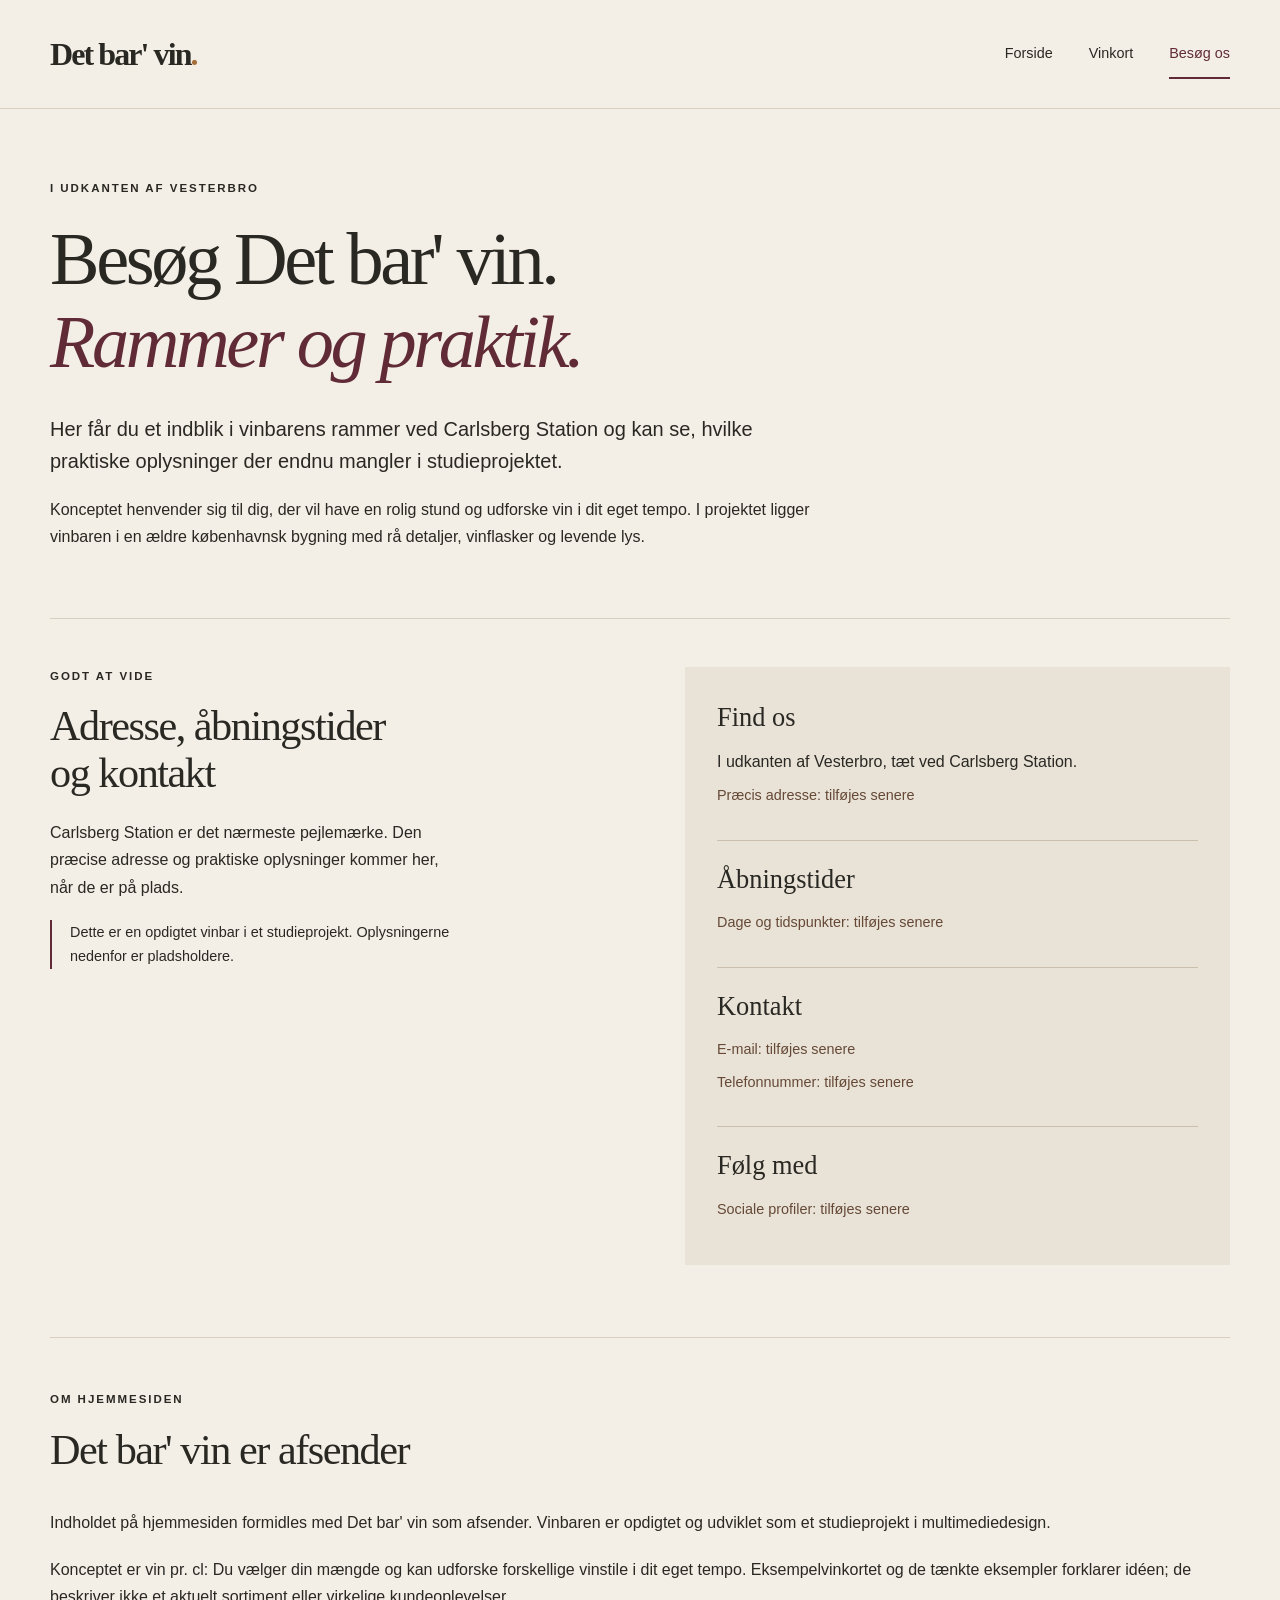
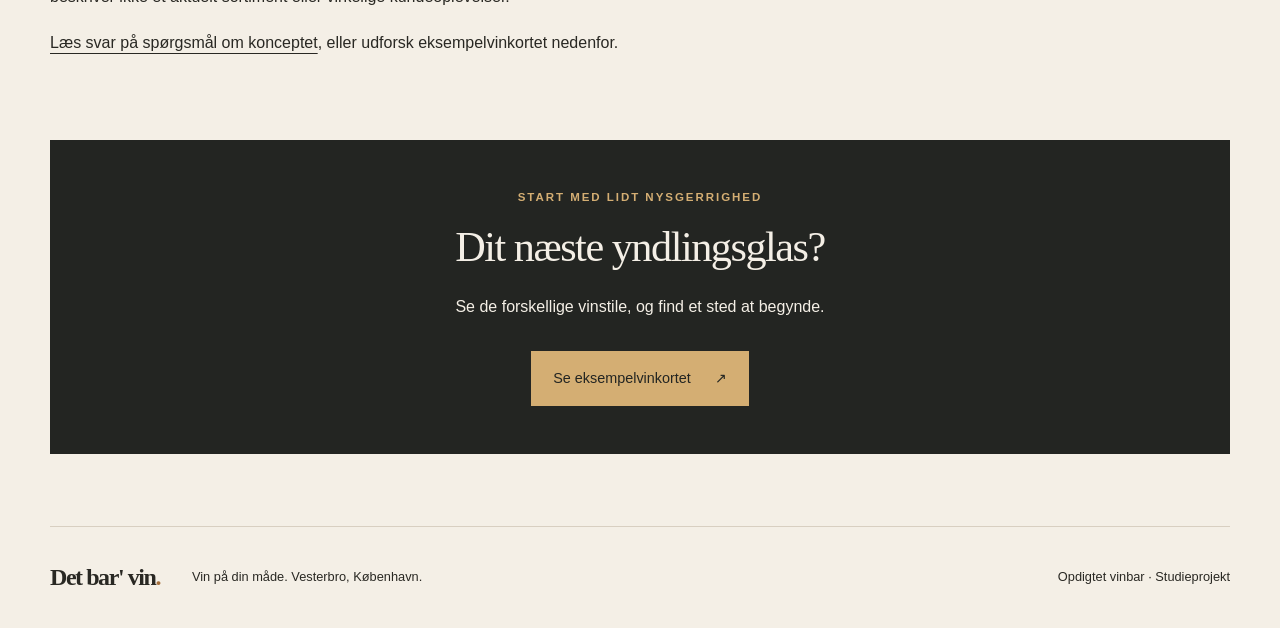
<file: besoeg-os.html>
<!DOCTYPE html>
<html lang="da">
<head>
  <meta charset="UTF-8">
  <meta name="viewport" content="width=device-width, initial-scale=1.0">
  <meta name="description" content="Læs om rammerne hos Det bar' vin, en opdigtet vinbar tæt ved Carlsberg Station. Adresse, åbningstider og kontaktoplysninger tilføjes senere i studieprojektet.">
  <meta name="robots" content="index, follow">
  <title>Besøg Det bar' vin | Stemning tæt ved Carlsberg Station</title>
  <meta property="og:title" content="Besøg Det bar' vin | Stemning tæt ved Carlsberg Station">
  <meta property="og:type" content="website">
  <!-- Midlertidigt domæne: Erstat https://example.com i og:url og og:image før publicering. -->
  <meta property="og:url" content="https://example.com/besoeg-os.html">
  <meta property="og:image" content="https://example.com/Images/Rustic-ambiance.jpg">
  <meta property="og:description" content="Læs om rammerne hos Det bar' vin, en opdigtet vinbar tæt ved Carlsberg Station. Adresse, åbningstider og kontaktoplysninger tilføjes senere i studieprojektet.">
  <meta property="og:locale" content="da_DK">
  <link rel="stylesheet" href="style.css">
</head>
<body>
  <a class="spring-link" href="#indhold">Spring til indhold</a>
  <header class="sidehoved">
    <div class="sidehoved-indhold">
      <a class="logo" href="index.html" aria-label="Det bar' vin – forside">Det bar' vin<span aria-hidden="true">.</span></a>
      <nav aria-label="Hovednavigation">
          <a href="index.html">Forside</a>
          <a href="vinkort.html">Vinkort</a>
          <a href="besoeg-os.html" aria-current="page">Besøg os</a>
      </nav>
    </div>
  </header>
  <main id="indhold">

    <section class="side-intro">
      <p class="overlinje">I udkanten af Vesterbro</p>
      <h1>Besøg Det bar' vin.<br><em>Rammer og praktik.</em></h1>
      <p class="intro">Her får du et indblik i vinbarens rammer ved Carlsberg Station og kan se, hvilke praktiske oplysninger der endnu mangler i studieprojektet.</p>
      <p>Konceptet henvender sig til dig, der vil have en rolig stund og udforske vin i dit eget tempo. I projektet ligger vinbaren i en ældre københavnsk bygning med rå detaljer, vinflasker og levende lys.</p>
    </section>

    <section class="besoeg-grid" aria-labelledby="praktisk-titel">
      <div class="besoeg-tekst"><p class="overlinje">Godt at vide</p><h2 id="praktisk-titel">Adresse, åbningstider<br>og kontakt</h2><p>Carlsberg Station er det nærmeste pejlemærke. Den præcise adresse og praktiske oplysninger kommer her, når de er på plads.</p><p class="oplysning">Dette er en opdigtet vinbar i et studieprojekt. Oplysningerne nedenfor er pladsholdere.</p></div>
      <div class="praktisk-kort">
        <section><h3>Find os</h3><p>I udkanten af Vesterbro, tæt ved Carlsberg Station.</p><p class="pladsholder">Præcis adresse: tilføjes senere</p></section>
        <section><h3>Åbningstider</h3><p class="pladsholder">Dage og tidspunkter: tilføjes senere</p></section>
        <section><h3>Kontakt</h3><p class="pladsholder">E-mail: tilføjes senere</p><p class="pladsholder">Telefonnummer: tilføjes senere</p></section>
        <section><h3>Følg med</h3><p class="pladsholder">Sociale profiler: tilføjes senere</p></section>
      </div>
    </section>

    <section class="koncept" aria-labelledby="afsender-titel">
      <div class="sektionshoved">
        <p class="overlinje">Om hjemmesiden</p>
        <h2 id="afsender-titel">Det bar' vin er afsender</h2>
      </div>
      <p>Indholdet på hjemmesiden formidles med Det bar' vin som afsender. Vinbaren er opdigtet og udviklet som et studieprojekt i multimediedesign.</p>
      <p>Konceptet er vin pr. cl: Du vælger din mængde og kan udforske forskellige vinstile i dit eget tempo. Eksempelvinkortet og de tænkte eksempler forklarer idéen; de beskriver ikke et aktuelt sortiment eller virkelige kundeoplevelser.</p>
      <p><a href="index.html#faq-titel">Læs svar på spørgsmål om konceptet</a>, eller udforsk eksempelvinkortet nedenfor.</p>
    </section>

    <section class="afslutning" aria-labelledby="afslutning-titel"><p class="overlinje">Start med lidt nysgerrighed</p><h2 id="afslutning-titel">Dit næste yndlingsglas?</h2><p>Se de forskellige vinstile, og find et sted at begynde.</p><a class="knap" href="vinkort.html">Se eksempelvinkortet <span aria-hidden="true">↗</span></a></section>
  </main>
  <footer class="sidefod">
    <a class="logo" href="index.html">Det bar' vin<span aria-hidden="true">.</span></a>
    <p>Vin på din måde. Vesterbro, København.</p>
    <p class="projekt-note">Opdigtet vinbar · Studieprojekt</p>
  </footer>
</body>
</html>
</file>
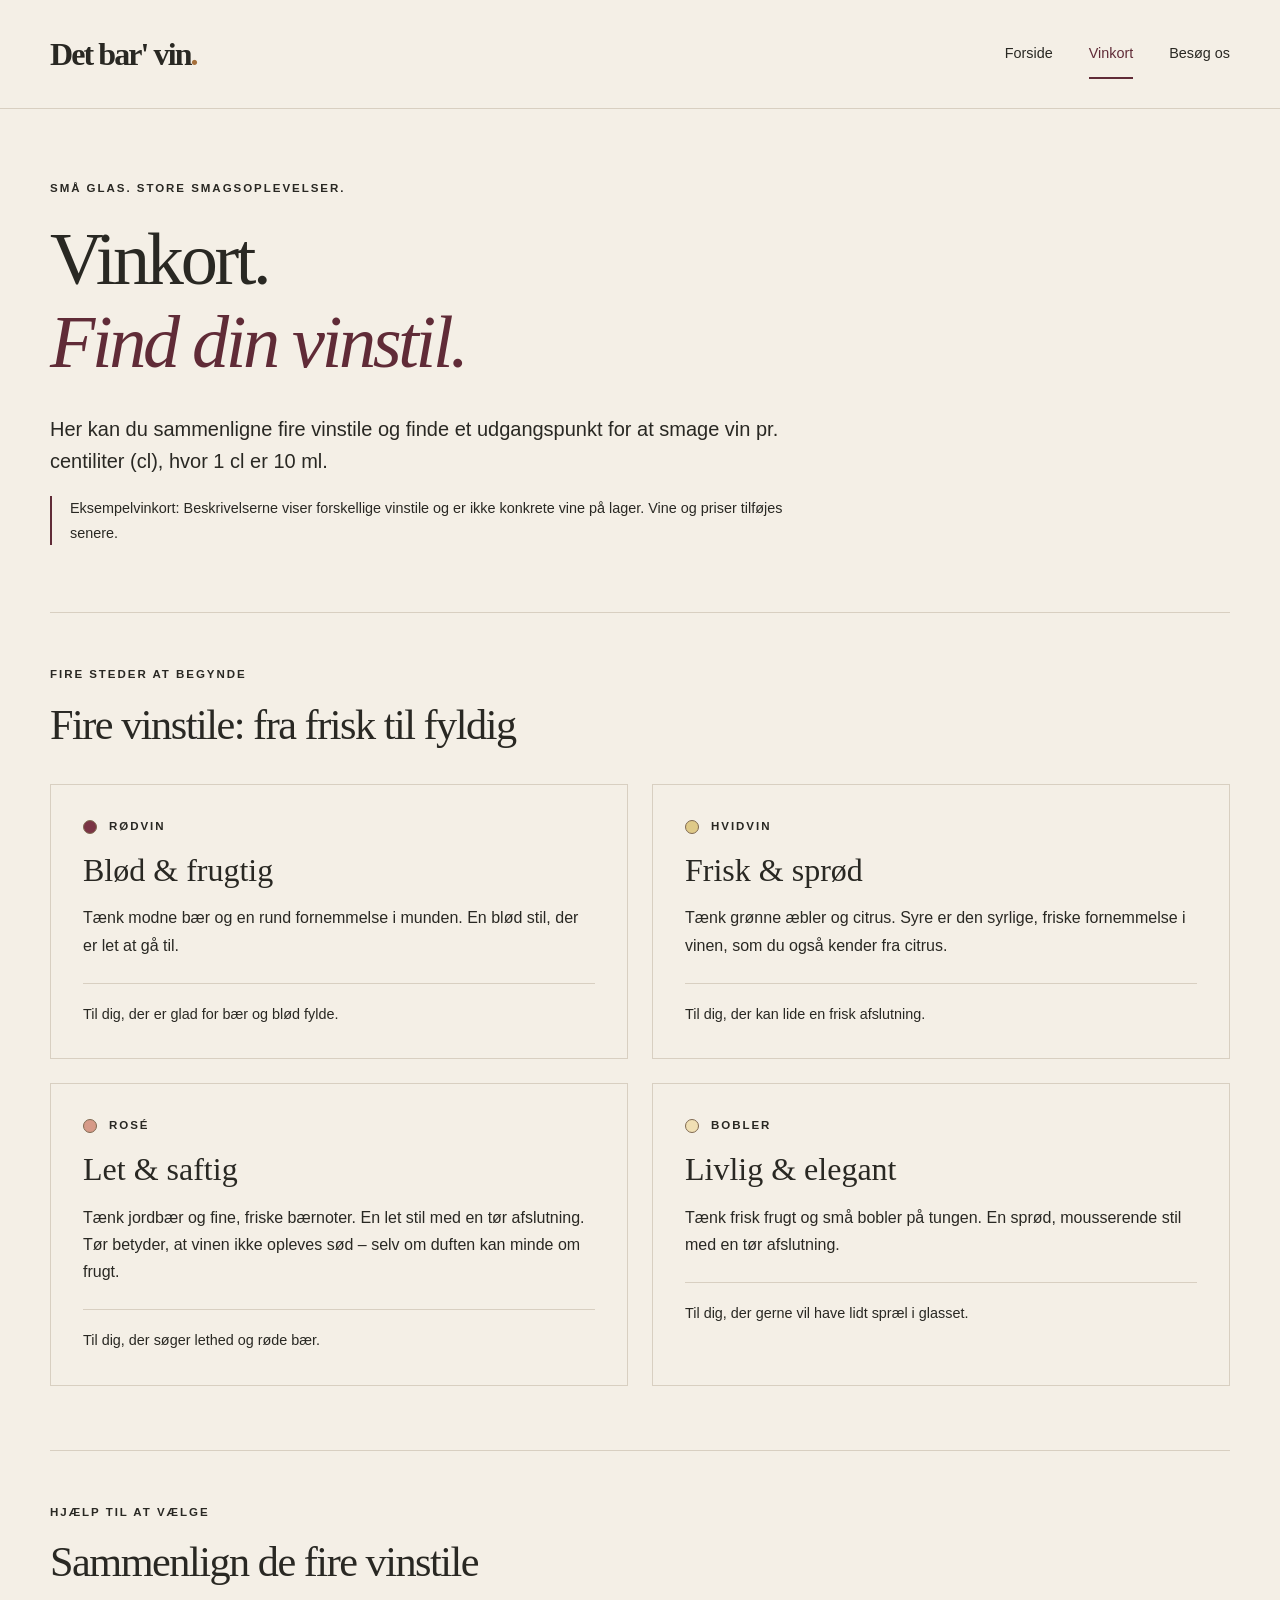
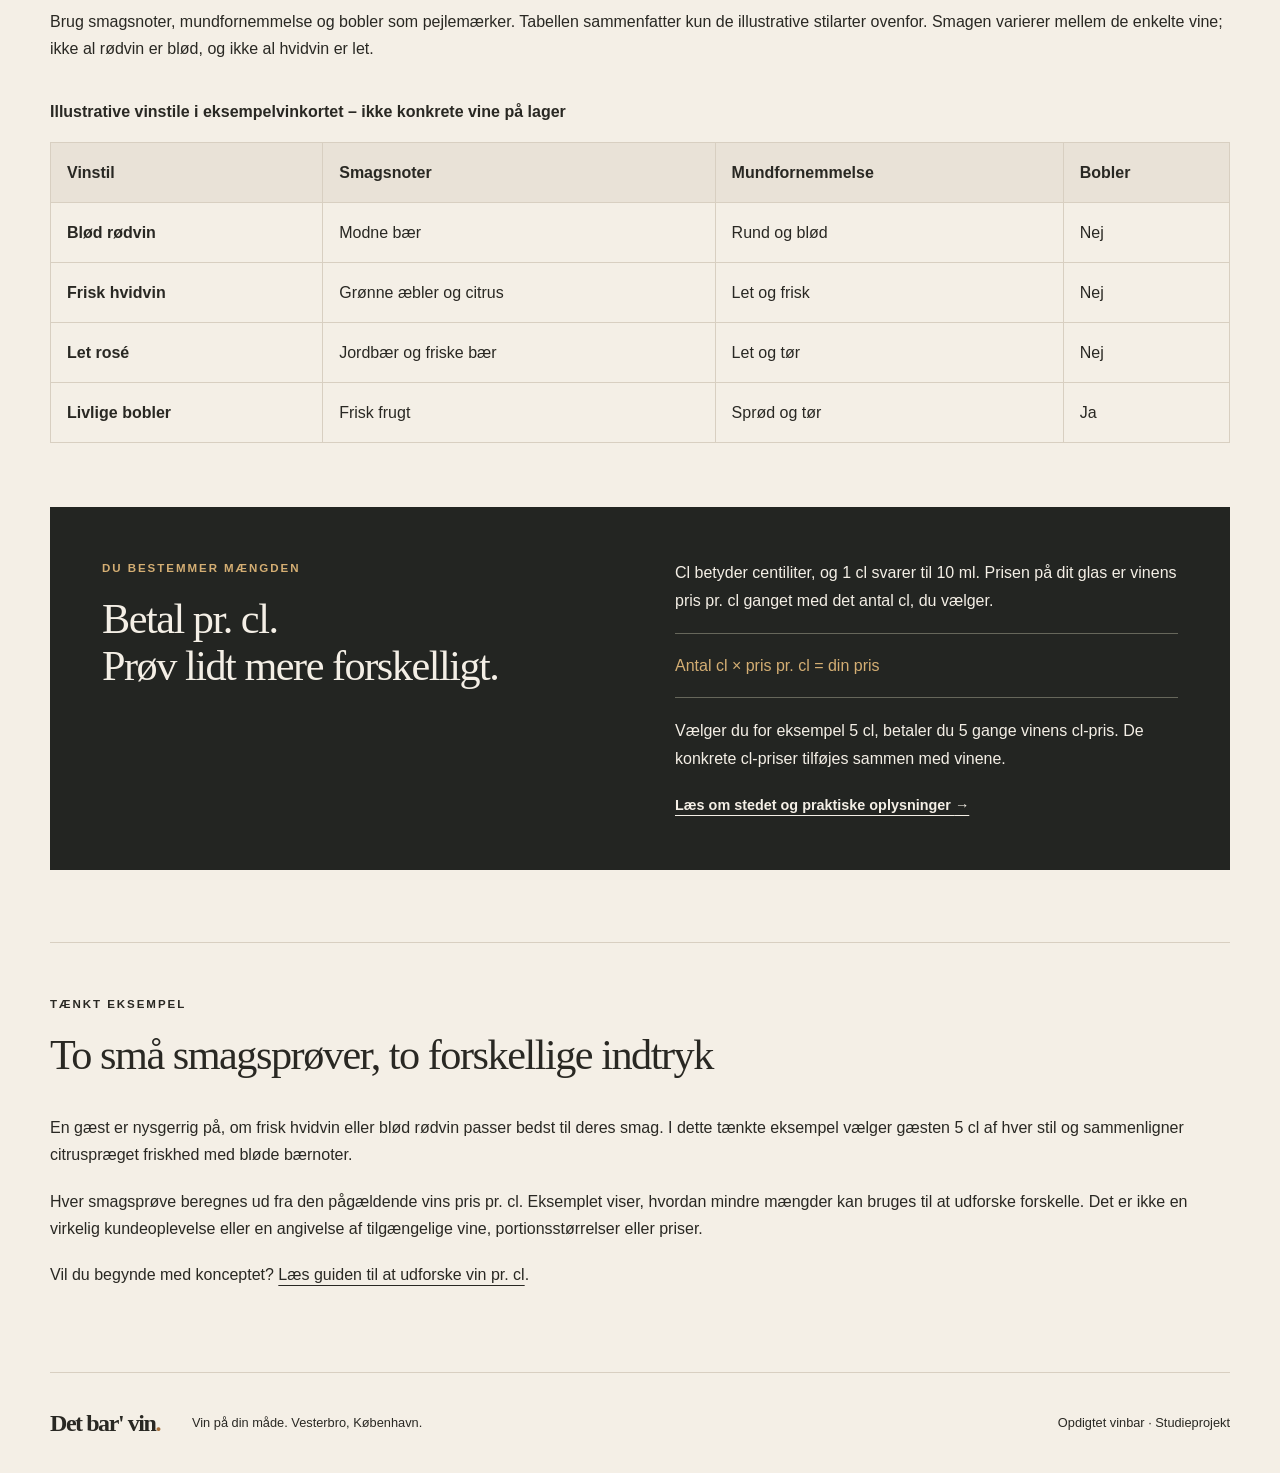
<file: vinkort.html>
<!DOCTYPE html>
<html lang="da">
<head>
  <meta charset="UTF-8">
  <meta name="viewport" content="width=device-width, initial-scale=1.0">
  <meta name="description" content="Udforsk eksempelvinkortet hos Det bar' vin med rødvin, hvidvin, rosé og bobler. Læs om smagsprofiler og betaling pr. cl. Konkrete vine og priser kommer senere.">
  <meta name="robots" content="index, follow">
  <title>Vinkort med fire vinstile og vin pr. cl | Det bar' vin</title>
  <meta property="og:title" content="Vinkort med fire vinstile og vin pr. cl | Det bar' vin">
  <meta property="og:type" content="website">
  <!-- Midlertidigt domæne: Erstat https://example.com i og:url og og:image før publicering. -->
  <meta property="og:url" content="https://example.com/vinkort.html">
  <meta property="og:image" content="https://example.com/Images/Raw-feeling-white-wine.jpg">
  <meta property="og:description" content="Udforsk eksempelvinkortet hos Det bar' vin med rødvin, hvidvin, rosé og bobler. Læs om smagsprofiler og betaling pr. cl. Konkrete vine og priser kommer senere.">
  <meta property="og:locale" content="da_DK">
  <link rel="stylesheet" href="style.css">
</head>
<body>
  <a class="spring-link" href="#indhold">Spring til indhold</a>
  <header class="sidehoved">
    <div class="sidehoved-indhold">
      <a class="logo" href="index.html" aria-label="Det bar' vin – forside">Det bar' vin<span aria-hidden="true">.</span></a>
      <nav aria-label="Hovednavigation">
          <a href="index.html">Forside</a>
          <a href="vinkort.html" aria-current="page">Vinkort</a>
          <a href="besoeg-os.html">Besøg os</a>
      </nav>
    </div>
  </header>
  <main id="indhold">

    <section class="side-intro">
      <p class="overlinje">Små glas. Store smagsoplevelser.</p>
      <h1>Vinkort.<br><em>Find din vinstil.</em></h1>
      <p class="intro">Her kan du sammenligne fire vinstile og finde et udgangspunkt for at smage vin pr. centiliter (cl), hvor 1 cl er 10 ml.</p>
      <p class="oplysning">Eksempelvinkort: Beskrivelserne viser forskellige vinstile og er ikke konkrete vine på lager. Vine og priser tilføjes senere.</p>
    </section>

    <section class="vinudvalg" aria-labelledby="udvalg-titel">
      <div class="sektionshoved"><p class="overlinje">Fire steder at begynde</p><h2 id="udvalg-titel">Fire vinstile: fra frisk til fyldig</h2></div>
      <div class="vin-grid">
        <article class="vin-kort"><p class="overlinje"><span class="vin-prik roed" aria-hidden="true"></span>Rødvin</p><h3>Blød &amp; frugtig</h3><p>Tænk modne bær og en rund fornemmelse i munden. En blød stil, der er let at gå til.</p><p class="smagsnote">Til dig, der er glad for bær og blød fylde.</p></article>
        <article class="vin-kort"><p class="overlinje"><span class="vin-prik hvid" aria-hidden="true"></span>Hvidvin</p><h3>Frisk &amp; sprød</h3><p>Tænk grønne æbler og citrus. Syre er den syrlige, friske fornemmelse i vinen, som du også kender fra citrus.</p><p class="smagsnote">Til dig, der kan lide en frisk afslutning.</p></article>
        <article class="vin-kort"><p class="overlinje"><span class="vin-prik rose" aria-hidden="true"></span>Rosé</p><h3>Let &amp; saftig</h3><p>Tænk jordbær og fine, friske bærnoter. En let stil med en tør afslutning. Tør betyder, at vinen ikke opleves sød – selv om duften kan minde om frugt.</p><p class="smagsnote">Til dig, der søger lethed og røde bær.</p></article>
        <article class="vin-kort"><p class="overlinje"><span class="vin-prik bobler" aria-hidden="true"></span>Bobler</p><h3>Livlig &amp; elegant</h3><p>Tænk frisk frugt og små bobler på tungen. En sprød, mousserende stil med en tør afslutning.</p><p class="smagsnote">Til dig, der gerne vil have lidt spræl i glasset.</p></article>
      </div>
    </section>

    <section class="vinudvalg" aria-labelledby="sammenligning-titel">
      <div class="sektionshoved">
        <p class="overlinje">Hjælp til at vælge</p>
        <h2 id="sammenligning-titel">Sammenlign de fire vinstile</h2>
        <p>Brug smagsnoter, mundfornemmelse og bobler som pejlemærker. Tabellen sammenfatter kun de illustrative stilarter ovenfor. Smagen varierer mellem de enkelte vine; ikke al rødvin er blød, og ikke al hvidvin er let.</p>
      </div>
      <div class="tabel-ramme" role="region" aria-labelledby="sammenligning-titel" tabindex="0">
        <table>
          <caption>Illustrative vinstile i eksempelvinkortet – ikke konkrete vine på lager</caption>
          <thead>
            <tr><th scope="col">Vinstil</th><th scope="col">Smagsnoter</th><th scope="col">Mundfornemmelse</th><th scope="col">Bobler</th></tr>
          </thead>
          <tbody>
            <tr><th scope="row">Blød rødvin</th><td>Modne bær</td><td>Rund og blød</td><td>Nej</td></tr>
            <tr><th scope="row">Frisk hvidvin</th><td>Grønne æbler og citrus</td><td>Let og frisk</td><td>Nej</td></tr>
            <tr><th scope="row">Let rosé</th><td>Jordbær og friske bær</td><td>Let og tør</td><td>Nej</td></tr>
            <tr><th scope="row">Livlige bobler</th><td>Frisk frugt</td><td>Sprød og tør</td><td>Ja</td></tr>
          </tbody>
        </table>
      </div>
    </section>

    <section class="betal to-kolonner" aria-labelledby="betal-titel">
      <div><p class="overlinje">Du bestemmer mængden</p><h2 id="betal-titel">Betal pr. cl.<br>Prøv lidt mere forskelligt.</h2></div>
      <div><p>Cl betyder centiliter, og 1 cl svarer til 10 ml. Prisen på dit glas er vinens pris pr. cl ganget med det antal cl, du vælger.</p><p class="regnestykke">Antal cl × pris pr. cl = din pris</p><p>Vælger du for eksempel 5 cl, betaler du 5 gange vinens cl-pris. De konkrete cl-priser tilføjes sammen med vinene.</p><a class="tekstlink" href="besoeg-os.html">Læs om stedet og praktiske oplysninger <span aria-hidden="true">→</span></a></div>
    </section>

    <section class="koncept" aria-labelledby="eksempel-titel">
      <div class="sektionshoved">
        <p class="overlinje">Tænkt eksempel</p>
        <h2 id="eksempel-titel">To små smagsprøver, to forskellige indtryk</h2>
      </div>
      <p>En gæst er nysgerrig på, om frisk hvidvin eller blød rødvin passer bedst til deres smag. I dette tænkte eksempel vælger gæsten 5 cl af hver stil og sammenligner citruspræget friskhed med bløde bærnoter.</p>
      <p>Hver smagsprøve beregnes ud fra den pågældende vins pris pr. cl. Eksemplet viser, hvordan mindre mængder kan bruges til at udforske forskelle. Det er ikke en virkelig kundeoplevelse eller en angivelse af tilgængelige vine, portionsstørrelser eller priser.</p>
      <p>Vil du begynde med konceptet? <a href="index.html#koncept-titel">Læs guiden til at udforske vin pr. cl</a>.</p>
    </section>
  </main>
  <footer class="sidefod">
    <a class="logo" href="index.html">Det bar' vin<span aria-hidden="true">.</span></a>
    <p>Vin på din måde. Vesterbro, København.</p>
    <p class="projekt-note">Opdigtet vinbar · Studieprojekt</p>
  </footer>
</body>
</html>
</file>
<file: style.css>
/* Fælles farver og grundlayout */
:root {
  --baggrund: #f4efe6;
  --tekst: #292823;
  --moerk: #232522;
  --bordeaux: #602b37;
  --rav: #d4ae73;
  --kant: #d8cfc1;
}

* { box-sizing: border-box; }
body { margin: 0; background: var(--baggrund); color: var(--tekst); font-family: Arial, Helvetica, sans-serif; font-size: 16px; line-height: 1.7; }
a { color: inherit; text-underline-offset: 5px; }
a:focus-visible { outline: 3px solid #ad7330; outline-offset: 6px; }
p { margin: 0 0 1.2rem; }
h1, h2, h3 { font-family: Georgia, 'Times New Roman', serif; font-weight: normal; line-height: 1.12; }
h1 { font-size: clamp(3rem, 5.8vw, 5.6rem); letter-spacing: -0.045em; margin: 1.2rem 0 1.8rem; }
h2 { font-size: clamp(2rem, 3.3vw, 3.3rem); letter-spacing: -0.035em; margin: 0 0 1.4rem; }
h3 { font-size: 1.65rem; margin: 0 0 1rem; }
em { color: var(--bordeaux); font-weight: normal; }
main, .sidehoved-indhold, .sidefod { width: min(1180px, calc(100% - 80px)); margin-inline: auto; }
.overlinje { font-size: 0.72rem; font-weight: bold; letter-spacing: 0.17em; text-transform: uppercase; margin-bottom: 1rem; }
.intro { font-size: 1.25rem; line-height: 1.6; }

/* Navigationen er synlig på alle skærmstørrelser. */
.sidehoved { border-bottom: 1px solid var(--kant); }
.sidehoved-indhold { display: flex; align-items: center; justify-content: space-between; gap: 24px; min-height: 108px; }
.logo { font-family: Georgia, 'Times New Roman', serif; font-size: 2rem; font-weight: bold; text-decoration: none; letter-spacing: -0.06em; white-space: nowrap; }
.logo span { color: #a56f3b; }
nav { display: flex; gap: 36px; }
nav a { padding: 12px 0; text-decoration: none; font-size: 0.9rem; border-bottom: 2px solid transparent; }
nav a:hover, nav a[aria-current="page"] { border-bottom-color: var(--bordeaux); color: var(--bordeaux); }
.spring-link { position: absolute; top: -100px; left: 20px; padding: 12px 20px; background: var(--baggrund); z-index: 10; }
.spring-link:focus { top: 12px; }

/* Forside: tekst og billeder fra Images-mappen. */
.hero { display: grid; grid-template-columns: 1.15fr 1fr; gap: 70px; align-items: stretch; padding: 76px 0 80px; }
.hero-tekst > p:not(.overlinje) { max-width: 510px; }
.handlinger { display: flex; align-items: center; flex-wrap: wrap; gap: 22px; margin-top: 32px; }
.knap { display: inline-flex; justify-content: space-between; align-items: center; gap: 24px; padding: 15px 22px; background: var(--bordeaux); color: #fff8ed; text-decoration: none; font-size: 0.9rem; }
.knap:hover { background: #47202a; }
.tekstlink { font-size: 0.9rem; font-weight: bold; }
.tekstlink:hover { color: var(--bordeaux); }
/* Billederne følger kolonnens bredde uden at blive strakt. */
.hero-foto { margin: 0; min-width: 0; background: var(--moerk); color: var(--baggrund); border-top: 5px solid var(--bordeaux); }
.hero-foto img { display: block; width: 100%; height: auto; aspect-ratio: 4 / 5; object-fit: cover; }
.hero-foto figcaption { padding: 18px 24px; font-family: Georgia, 'Times New Roman', serif; font-size: 1.25rem; }
.stemning-foto { display: block; width: 100%; height: auto; margin-top: 24px; }
.koncept, .vinudvalg { border-top: 1px solid var(--kant); padding: 52px 0 64px; }
.sektionshoved { margin-bottom: 36px; }
.tre-kolonner { list-style: none; margin: 0; padding: 0; display: grid; grid-template-columns: repeat(3, 1fr); gap: 40px; }
.trin { border-top: 1px solid var(--kant); padding-top: 24px; }
.nummer { display: block; color: var(--bordeaux); font-family: Georgia, 'Times New Roman', serif; font-size: 1.2rem; margin-bottom: 20px; }
.trin p { margin-bottom: 0; }
.to-kolonner { display: grid; grid-template-columns: 1fr 1fr; gap: 70px; padding: 52px; margin-bottom: 72px; }
.stemning { background: #e9e2d7; }

/* Undersider */
.side-intro { max-width: 770px; padding: 70px 0 48px; }
.oplysning { border-left: 2px solid var(--bordeaux); padding-left: 18px; font-size: 0.9rem; }
.vin-grid { display: grid; grid-template-columns: 1fr 1fr; gap: 24px; }
.vin-kort { border: 1px solid var(--kant); padding: 32px; }
.vin-kort h3 { font-size: 2rem; }
.vin-kort .overlinje { display: flex; align-items: center; gap: 12px; }
.vin-prik { width: 14px; height: 14px; border-radius: 50%; display: inline-block; border: 1px solid #806a52; }
.roed { background: #7a3444; }
.hvid { background: #dfc988; }
.rose { background: #d69a88; }
.bobler { background: #f0dfb4; }
.smagsnote { border-top: 1px solid var(--kant); padding-top: 18px; margin: 24px 0 0; font-size: 0.9rem; }
.betal { background: var(--moerk); color: var(--baggrund); }
.betal .overlinje { color: var(--rav); }
.betal .tekstlink:hover { color: var(--rav); }
.regnestykke { border-block: 1px solid #66675b; padding: 18px 0; color: var(--rav); }
.besoeg-grid { border-top: 1px solid var(--kant); padding: 48px 0 72px; display: grid; grid-template-columns: 1fr 1fr; gap: 90px; }
.besoeg-tekst { max-width: 410px; }
.praktisk-kort { padding: 12px 32px; background: #e9e2d7; }
.praktisk-kort section { padding: 24px 0; }
.praktisk-kort section + section { border-top: 1px solid #cbbfae; }
.praktisk-kort p { margin-bottom: 8px; }
.pladsholder { color: #654936; font-size: 0.9rem; }
.afslutning { text-align: center; padding: 48px 24px; background: var(--moerk); color: var(--baggrund); margin-bottom: 72px; }
.afslutning .overlinje { color: var(--rav); }
.afslutning .knap { margin-top: 12px; background: var(--rav); color: var(--moerk); }
.afslutning .knap:hover { background: #e1bf8b; }
.sidefod { display: flex; align-items: center; flex-wrap: wrap; gap: 16px 32px; border-top: 1px solid var(--kant); padding-block: 30px; }
.sidefod p { margin: 0; font-size: 0.8rem; }
.sidefod .logo { font-size: 1.5rem; }
.projekt-note { margin-left: auto !important; }

/* FAQ: Hvert spørgsmål kan åbnes uden JavaScript. */
.faq-boks { border: 1px solid var(--kant); background: #e9e2d7; margin-bottom: 16px; }
.faq-boks summary { padding: 20px 24px; cursor: pointer; }
.faq-boks summary h3 { display: inline; font-size: 1.25rem; line-height: 1.4; margin: 0; }
.faq-boks summary::marker { color: var(--bordeaux); }
.faq-boks summary:hover { color: var(--bordeaux); }
.faq-boks summary:focus-visible { outline: 3px solid #ad7330; outline-offset: 3px; }
.faq-boks[open] summary { border-bottom: 1px solid var(--kant); }
.faq-boks > p { padding: 20px 24px; margin: 0; }

/* Sammenligning: tabellen kan rulles vandret på små skærme og med tastatur. */
.tabel-ramme { max-width: 100%; overflow-x: auto; }
.tabel-ramme:focus-visible { outline: 3px solid #ad7330; outline-offset: 6px; }
.tabel-ramme table { width: 100%; border-collapse: collapse; }
.tabel-ramme caption { text-align: left; margin-bottom: 16px; font-weight: bold; }
.tabel-ramme th, .tabel-ramme td { text-align: left; vertical-align: top; padding: 16px; border: 1px solid var(--kant); }
.tabel-ramme thead { background: #e9e2d7; }

/* Tablet */
@media (max-width: 950px) {
  main, .sidehoved-indhold, .sidefod { width: calc(100% - 48px); }
  .hero { gap: 32px; padding-block: 48px; }
  .to-kolonner { padding: 32px; gap: 32px; }
  .besoeg-grid { gap: 40px; }
  .tre-kolonner { gap: 24px; }
}

/* Mobil: indholdet lægges i én kolonne uden en skjult menu. */
@media (max-width: 680px) {
  main, .sidehoved-indhold, .sidefod { width: calc(100% - 40px); }
  .sidehoved-indhold { flex-direction: column; gap: 8px; padding-block: 20px 10px; }
  nav { width: 100%; justify-content: space-around; gap: 16px; }
  .hero, .tre-kolonner, .to-kolonner, .vin-grid, .besoeg-grid { grid-template-columns: 1fr; }
  .hero { gap: 36px; padding-block: 40px; }
  .koncept, .vinudvalg { padding-block: 36px 44px; }
  .tre-kolonner { gap: 28px; }
  .to-kolonner { padding: 28px 24px; gap: 12px; margin-bottom: 44px; }
  .side-intro { padding: 40px 0 24px; }
  .vin-kort { padding: 26px; }
  .besoeg-grid { gap: 24px; padding-block: 36px 44px; }
  .praktisk-kort { padding-inline: 24px; }
  .afslutning { margin-bottom: 44px; }
  .sidefod { flex-direction: column; align-items: flex-start; gap: 12px; }
  .projekt-note { margin-left: 0 !important; }
}
</file>
